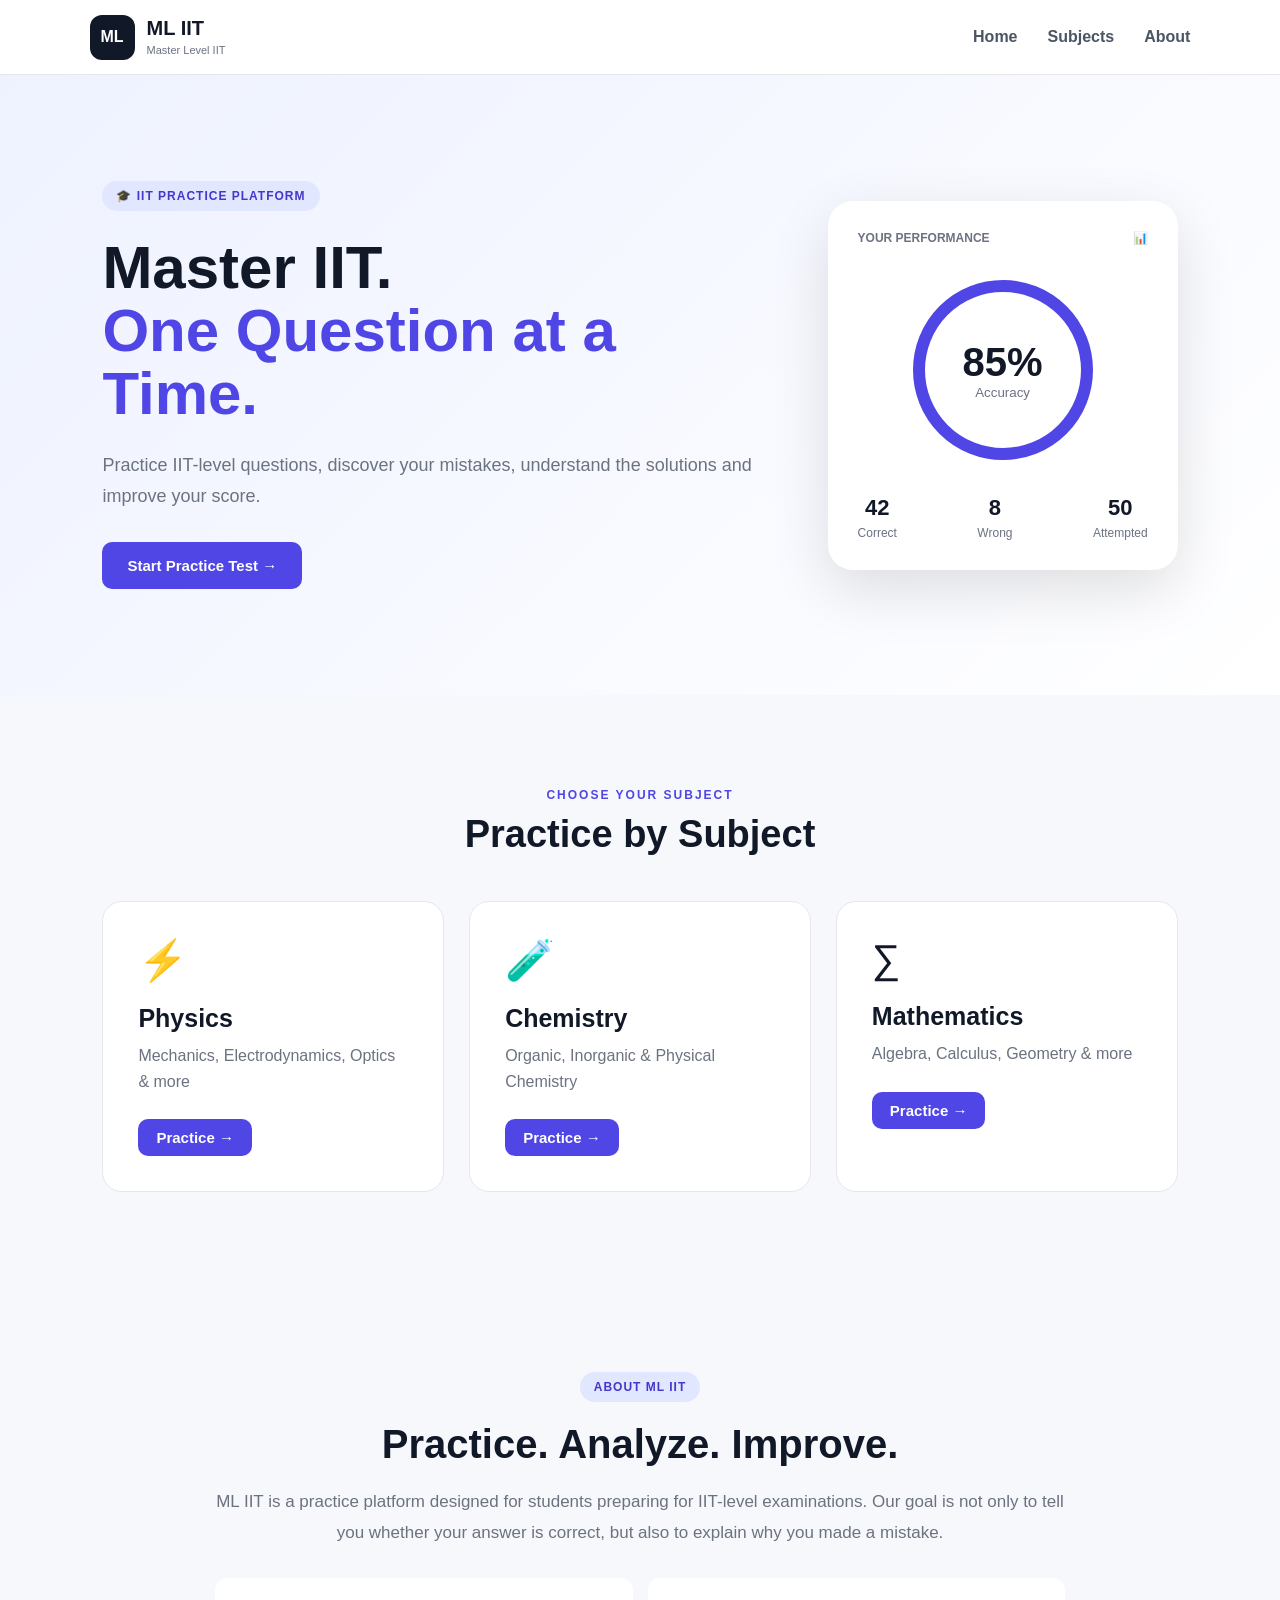
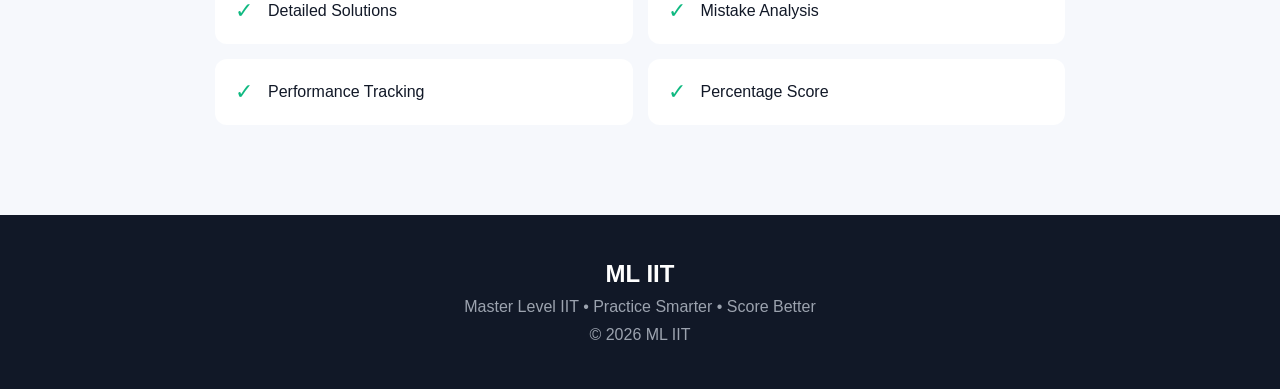
<file: index.html>
<!DOCTYPE html>
<html lang="en">
<head>
    <meta charset="UTF-8">
    <meta name="viewport" content="width=device-width, initial-scale=1.0">
    <title>ML IIT - Master Level IIT</title>
    <link rel="stylesheet" href="style.css">
</head>

<body>

<header>
    <div class="logo">
        <div class="logo-icon">ML</div>
        <div>
            <h1>ML IIT</h1>
            <span>Master Level IIT</span>
        </div>
    </div>

    <nav>
        <a href="#home">Home</a>
        <a href="#subjects">Subjects</a>
        <a href="#about">About</a>
    </nav>
</header>

<main>

    <!-- HOME -->
    <section id="home" class="hero">
        <div class="hero-text">
            <span class="badge">🎓 IIT PRACTICE PLATFORM</span>

            <h2>Master IIT.<br><span>One Question at a Time.</span></h2>

            <p>
                Practice IIT-level questions, discover your mistakes,
                understand the solutions and improve your score.
            </p>

            <button onclick="startTest()">Start Practice Test →</button>
        </div>

        <div class="hero-card">
            <div class="card-top">
                <span>YOUR PERFORMANCE</span>
                <span>📊</span>
            </div>

            <div class="score-circle">
                <strong>85%</strong>
                <small>Accuracy</small>
            </div>

            <div class="stats">
                <div>
                    <b>42</b>
                    <span>Correct</span>
                </div>
                <div>
                    <b>8</b>
                    <span>Wrong</span>
                </div>
                <div>
                    <b>50</b>
                    <span>Attempted</span>
                </div>
            </div>
        </div>
    </section>

    <!-- SUBJECTS -->
    <section id="subjects">
        <div class="section-title">
            <span>CHOOSE YOUR SUBJECT</span>
            <h2>Practice by Subject</h2>
        </div>

        <div class="subjects">

            <div class="subject-card physics" onclick="startTest()">
                <div class="subject-icon">⚡</div>
                <h3>Physics</h3>
                <p>Mechanics, Electrodynamics, Optics & more</p>
                <button>Practice →</button>
            </div>

            <div class="subject-card chemistry" onclick="startTest()">
                <div class="subject-icon">🧪</div>
                <h3>Chemistry</h3>
                <p>Organic, Inorganic & Physical Chemistry</p>
                <button>Practice →</button>
            </div>

            <div class="subject-card mathematics" onclick="startTest()">
                <div class="subject-icon">∑</div>
                <h3>Mathematics</h3>
                <p>Algebra, Calculus, Geometry & more</p>
                <button>Practice →</button>
            </div>

        </div>
    </section>

    <!-- TEST -->
    <section id="test" class="test-section hidden">

        <div class="test-header">
            <div>
                <span>ML IIT PRACTICE TEST</span>
                <h2 id="questionNumber">Question 1 of 5</h2>
            </div>

            <div class="timer">
                ⏱️ <span id="timer">05:00</span>
            </div>
        </div>

        <div class="progress">
            <div id="progressBar"></div>
        </div>

        <div class="question-box">

            <span class="question-tag">QUESTION</span>

            <h2 id="questionText"></h2>

            <div id="options"></div>

            <div class="test-buttons">
                <button id="previousBtn" onclick="previousQuestion()">
                    ← Previous
                </button>

                <button id="nextBtn" onclick="nextQuestion()">
                    Next →
                </button>
            </div>

        </div>

    </section>

    <!-- RESULT -->
    <section id="result" class="result-section hidden">

        <div class="result-card">

            <span class="badge">🎉 TEST COMPLETED</span>

            <h2>Your Result</h2>

            <div class="percentage">
                <span id="percentage">0%</span>
                <small>Percentage</small>
            </div>

            <div class="result-stats">

                <div class="correct">
                    <strong id="correctCount">0</strong>
                    <span>Correct</span>
                </div>

                <div class="wrong">
                    <strong id="wrongCount">0</strong>
                    <span>Wrong</span>
                </div>

                <div class="unattempted">
                    <strong id="unattemptedCount">0</strong>
                    <span>Unattempted</span>
                </div>

            </div>

            <div class="score">
                Score: <strong id="score">0 / 5</strong>
            </div>

            <button onclick="showReview()">Review Mistakes →</button>

        </div>

    </section>

    <!-- REVIEW -->
    <section id="review" class="review-section hidden">

        <div class="section-title">
            <span>LEARN FROM YOUR MISTAKES</span>
            <h2>Detailed Analysis</h2>
        </div>

        <div id="reviewContainer"></div>

        <button class="home-button" onclick="goHome()">
            ← Back to Home
        </button>

    </section>

    <!-- ABOUT -->
    <section id="about">

        <div class="about-box">

            <span class="badge">ABOUT ML IIT</span>

            <h2>Practice. Analyze. Improve.</h2>

            <p>
                ML IIT is a practice platform designed for students
                preparing for IIT-level examinations. Our goal is not
                only to tell you whether your answer is correct,
                but also to explain why you made a mistake.
            </p>

            <div class="features">

                <div>
                    <span>✓</span>
                    <p>Detailed Solutions</p>
                </div>

                <div>
                    <span>✓</span>
                    <p>Mistake Analysis</p>
                </div>

                <div>
                    <span>✓</span>
                    <p>Performance Tracking</p>
                </div>

                <div>
                    <span>✓</span>
                    <p>Percentage Score</p>
                </div>

            </div>

        </div>

    </section>

</main>

<footer>
    <h2>ML IIT</h2>
    <p>Master Level IIT • Practice Smarter • Score Better</p>
    <p>© 2026 ML IIT</p>
</footer>

<script src="script.js"></script>

</body>
</html>
</file>
<file: style.css>
* {
    margin: 0;
    padding: 0;
    box-sizing: border-box;
}

html {
    scroll-behavior: smooth;
}

body {
    font-family: Arial, Helvetica, sans-serif;
    background: #f6f8fc;
    color: #111827;
}

header {
    height: 75px;
    background: white;
    display: flex;
    align-items: center;
    justify-content: space-between;
    padding: 0 7%;
    border-bottom: 1px solid #e5e7eb;
    position: sticky;
    top: 0;
    z-index: 100;
}

.logo {
    display: flex;
    align-items: center;
    gap: 12px;
}

.logo-icon {
    width: 45px;
    height: 45px;
    background: #111827;
    color: white;
    display: flex;
    align-items: center;
    justify-content: center;
    border-radius: 12px;
    font-weight: bold;
}

.logo h1 {
    font-size: 20px;
}

.logo span {
    font-size: 11px;
    color: #6b7280;
}

nav {
    display: flex;
    gap: 30px;
}

nav a {
    text-decoration: none;
    color: #4b5563;
    font-weight: 600;
}

nav a:hover {
    color: #111827;
}

.hero {
    min-height: 620px;
    padding: 90px 8%;
    display: flex;
    align-items: center;
    justify-content: space-between;
    gap: 60px;
    background: linear-gradient(135deg, #eef2ff, #ffffff);
}

.hero-text {
    max-width: 650px;
}

.badge {
    display: inline-block;
    background: #e0e7ff;
    color: #4338ca;
    padding: 8px 14px;
    border-radius: 30px;
    font-size: 12px;
    font-weight: bold;
    letter-spacing: 1px;
}

.hero h2 {
    font-size: 60px;
    line-height: 1.05;
    margin: 25px 0;
}

.hero h2 span {
    color: #4f46e5;
}

.hero p {
    font-size: 18px;
    line-height: 1.7;
    color: #6b7280;
    margin-bottom: 30px;
}

button {
    border: none;
    background: #4f46e5;
    color: white;
    padding: 15px 25px;
    border-radius: 10px;
    font-size: 15px;
    font-weight: bold;
    cursor: pointer;
    transition: 0.2s;
}

button:hover {
    transform: translateY(-2px);
    background: #4338ca;
}

.hero-card {
    width: 350px;
    background: white;
    padding: 30px;
    border-radius: 25px;
    box-shadow: 0 20px 60px rgba(0,0,0,0.12);
}

.card-top {
    display: flex;
    justify-content: space-between;
    font-size: 12px;
    color: #6b7280;
    font-weight: bold;
}

.score-circle {
    width: 180px;
    height: 180px;
    margin: 35px auto;
    border-radius: 50%;
    border: 12px solid #4f46e5;
    display: flex;
    flex-direction: column;
    align-items: center;
    justify-content: center;
}

.score-circle strong {
    font-size: 40px;
}

.score-circle small {
    color: #6b7280;
}

.stats {
    display: flex;
    justify-content: space-between;
    text-align: center;
}

.stats div {
    display: flex;
    flex-direction: column;
    gap: 5px;
}

.stats b {
    font-size: 22px;
}

.stats span {
    color: #6b7280;
    font-size: 12px;
}

section {
    padding: 90px 8%;
}

.section-title {
    text-align: center;
    margin-bottom: 45px;
}

.section-title span {
    color: #4f46e5;
    font-size: 12px;
    font-weight: bold;
    letter-spacing: 2px;
}

.section-title h2 {
    font-size: 38px;
    margin-top: 10px;
}

.subjects {
    display: grid;
    grid-template-columns: repeat(3, 1fr);
    gap: 25px;
}

.subject-card {
    background: white;
    padding: 35px;
    border-radius: 20px;
    border: 1px solid #e5e7eb;
    transition: 0.3s;
}

.subject-card:hover {
    transform: translateY(-8px);
    box-shadow: 0 15px 40px rgba(0,0,0,0.1);
}

.subject-icon {
    font-size: 40px;
    margin-bottom: 20px;
}

.subject-card h3 {
    font-size: 25px;
    margin-bottom: 10px;
}

.subject-card p {
    color: #6b7280;
    line-height: 1.6;
    margin-bottom: 25px;
}

.subject-card button {
    padding: 10px 18px;
}

.test-section {
    min-height: 700px;
}

.test-header {
    max-width: 900px;
    margin: auto;
    display: flex;
    justify-content: space-between;
    align-items: center;
}

.test-header span {
    color: #4f46e5;
    font-size: 12px;
    font-weight: bold;
}

.test-header h2 {
    margin-top: 8px;
}

.timer {
    background: #111827;
    color: white;
    padding: 12px 20px;
    border-radius: 10px;
    font-weight: bold;
}

.progress {
    max-width: 900px;
    height: 8px;
    background: #e5e7eb;
    border-radius: 20px;
    margin: 25px auto;
    overflow: hidden;
}

#progressBar {
    height: 100%;
    width: 20%;
    background: #4f46e5;
    transition: 0.3s;
}

.question-box {
    max-width: 900px;
    margin: 40px auto;
    background: white;
    padding: 40px;
    border-radius: 20px;
    box-shadow: 0 10px 35px rgba(0,0,0,0.08);
}

.question-tag {
    color: #4f46e5;
    font-size: 12px;
    font-weight: bold;
}

#questionText {
    margin: 20px 0 30px;
    line-height: 1.5;
}

.option {
    padding: 18px;
    border: 2px solid #e5e7eb;
    margin: 12px 0;
    border-radius: 12px;
    cursor: pointer;
    transition: 0.2s;
}

.option:hover {
    border-color: #818cf8;
    background: #f5f3ff;
}

.option.selected {
    border-color: #4f46e5;
    background: #eef2ff;
}

.test-buttons {
    display: flex;
    justify-content: space-between;
    margin-top: 30px;
}

.test-buttons button:first-child {
    background: #e5e7eb;
    color: #111827;
}

.hidden {
    display: none !important;
}

.result-section {
    min-height: 650px;
    display: flex;
    justify-content: center;
    align-items: center;
}

.result-card {
    text-align: center;
    background: white;
    padding: 50px;
    width: 650px;
    border-radius: 25px;
    box-shadow: 0 20px 60px rgba(0,0,0,0.1);
}

.result-card h2 {
    font-size: 40px;
    margin: 20px;
}

.percentage {
    width: 170px;
    height: 170px;
    border-radius: 50%;
    border: 12px solid #4f46e5;
    margin: 25px auto;
    display: flex;
    flex-direction: column;
    justify-content: center;
    align-items: center;
}

.percentage span {
    font-size: 38px;
    font-weight: bold;
}

.percentage small {
    color: #6b7280;
}

.result-stats {
    display: grid;
    grid-template-columns: repeat(3, 1fr);
    gap: 15px;
    margin: 30px 0;
}

.result-stats div {
    padding: 20px;
    border-radius: 12px;
}

.result-stats strong {
    display: block;
    font-size: 28px;
}

.result-stats span {
    color: #6b7280;
    font-size: 13px;
}

.correct {
    background: #ecfdf5;
}

.wrong {
    background: #fef2f2;
}

.unattempted {
    background: #f3f4f6;
}

.score {
    margin-bottom: 25px;
    font-size: 18px;
}

.review-section {
    background: #f8fafc;
}

.review-card {
    max-width: 900px;
    margin: 20px auto;
    background: white;
    padding: 30px;
    border-radius: 15px;
    border-left: 5px solid #ef4444;
}

.review-card.correct-review {
    border-left-color: #10b981;
}

.review-card h3 {
    margin-bottom: 15px;
}

.review-card p {
    margin: 8px 0;
    line-height: 1.6;
}

.mistake {
    background: #fff7ed;
    padding: 15px;
    border-radius: 10px;
    margin-top: 15px;
}

.solution {
    background: #ecfdf5;
    padding: 15px;
    border-radius: 10px;
    margin-top: 15px;
}

.home-button {
    display: block;
    margin: 30px auto;
}

.about-box {
    max-width: 850px;
    margin: auto;
    text-align: center;
}

.about-box h2 {
    font-size: 40px;
    margin: 20px 0;
}

.about-box > p {
    color: #6b7280;
    line-height: 1.8;
    font-size: 17px;
}

.features {
    display: grid;
    grid-template-columns: repeat(2, 1fr);
    gap: 15px;
    margin-top: 30px;
}

.features div {
    background: white;
    padding: 20px;
    border-radius: 12px;
    display: flex;
    align-items: center;
    gap: 15px;
    text-align: left;
}

.features span {
    color: #10b981;
    font-size: 22px;
}

footer {
    background: #111827;
    color: white;
    text-align: center;
    padding: 45px;
}

footer p {
    color: #9ca3af;
    margin-top: 10px;
}

@media (max-width: 800px) {

    nav {
        display: none;
    }

    .hero {
        flex-direction: column;
        padding: 60px 5%;
    }

    .hero h2 {
        font-size: 42px;
    }

    .hero-card {
        width: 100%;
    }

    .subjects {
        grid-template-columns: 1fr;
    }

    section {
        padding: 60px 5%;
    }

    .test-header {
        flex-direction: column;
        gap: 20px;
        align-items: flex-start;
    }

    .question-box {
        padding: 25px;
    }

    .result-card {
        width: 100%;
        padding: 30px 20px;
    }

    .result-stats {
        grid-template-columns: 1fr;
    }

    .features {
        grid-template-columns: 1fr;
    }
}
</file>
